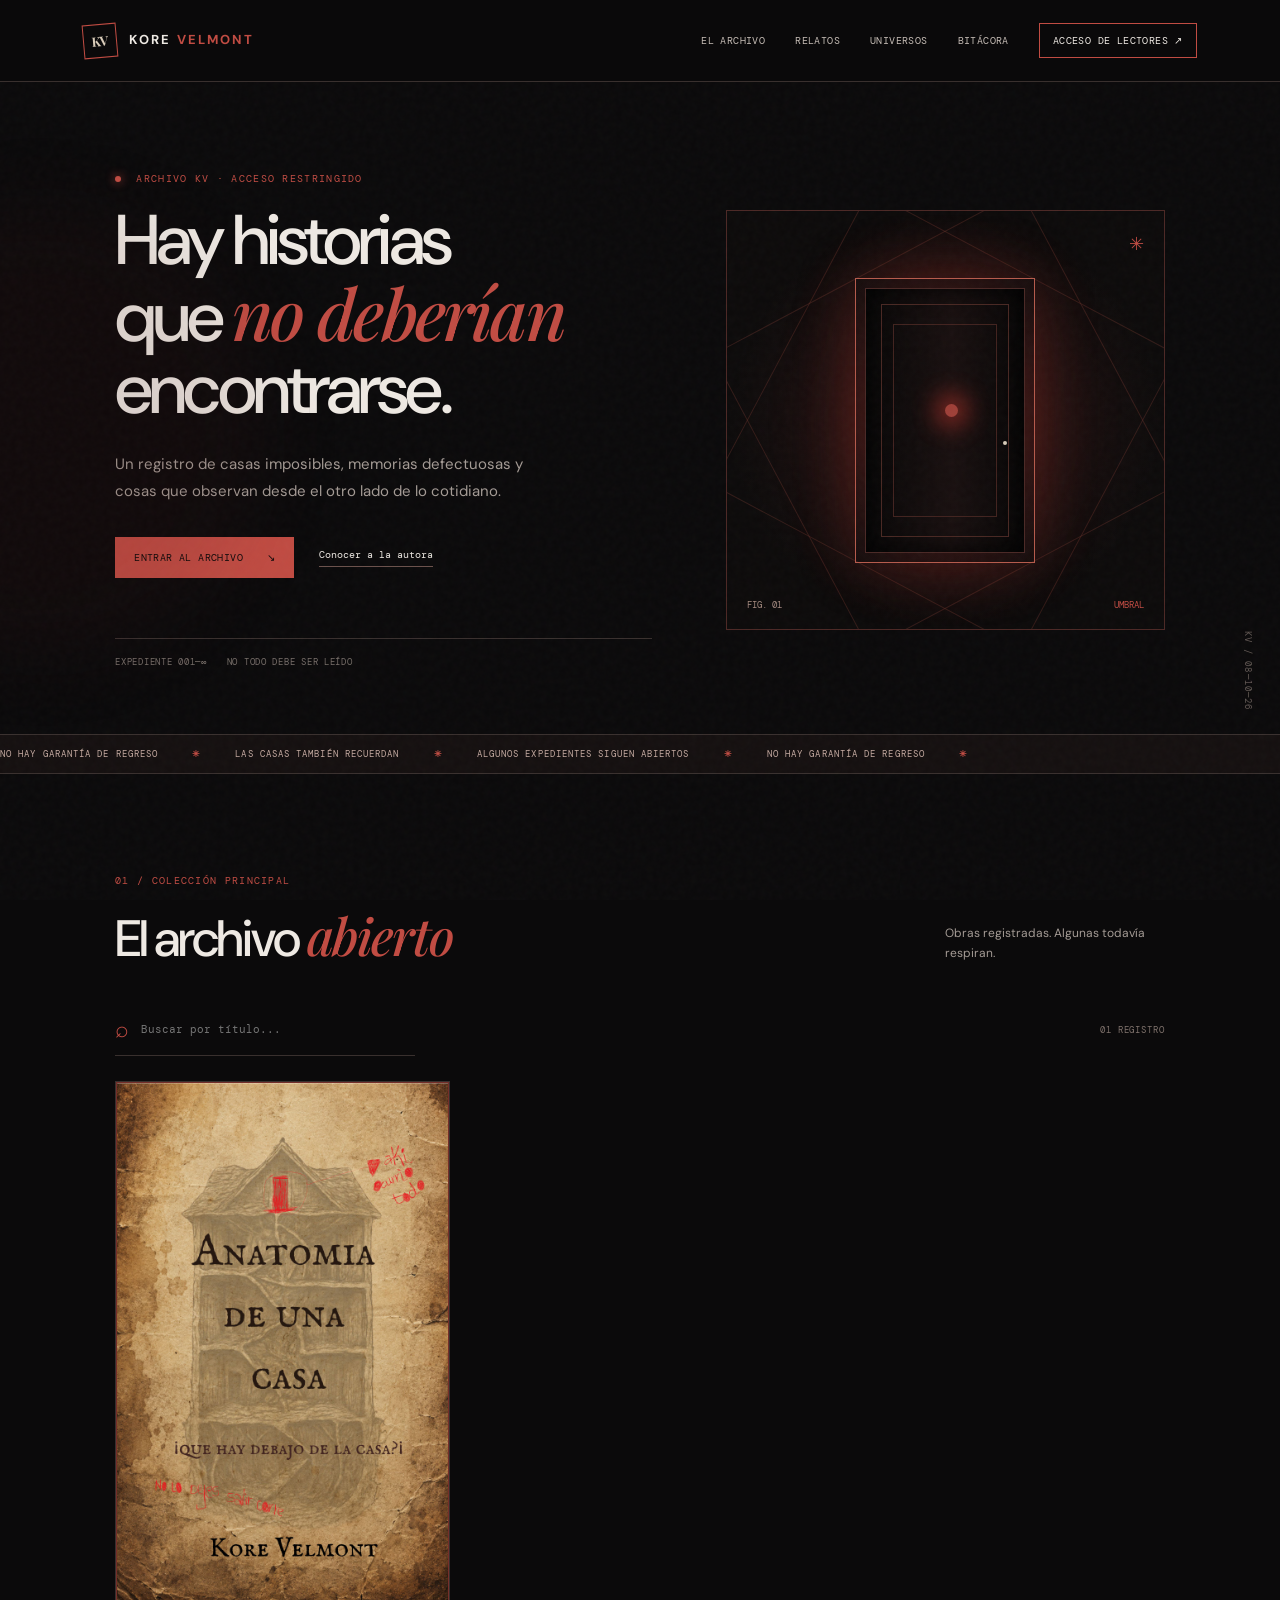
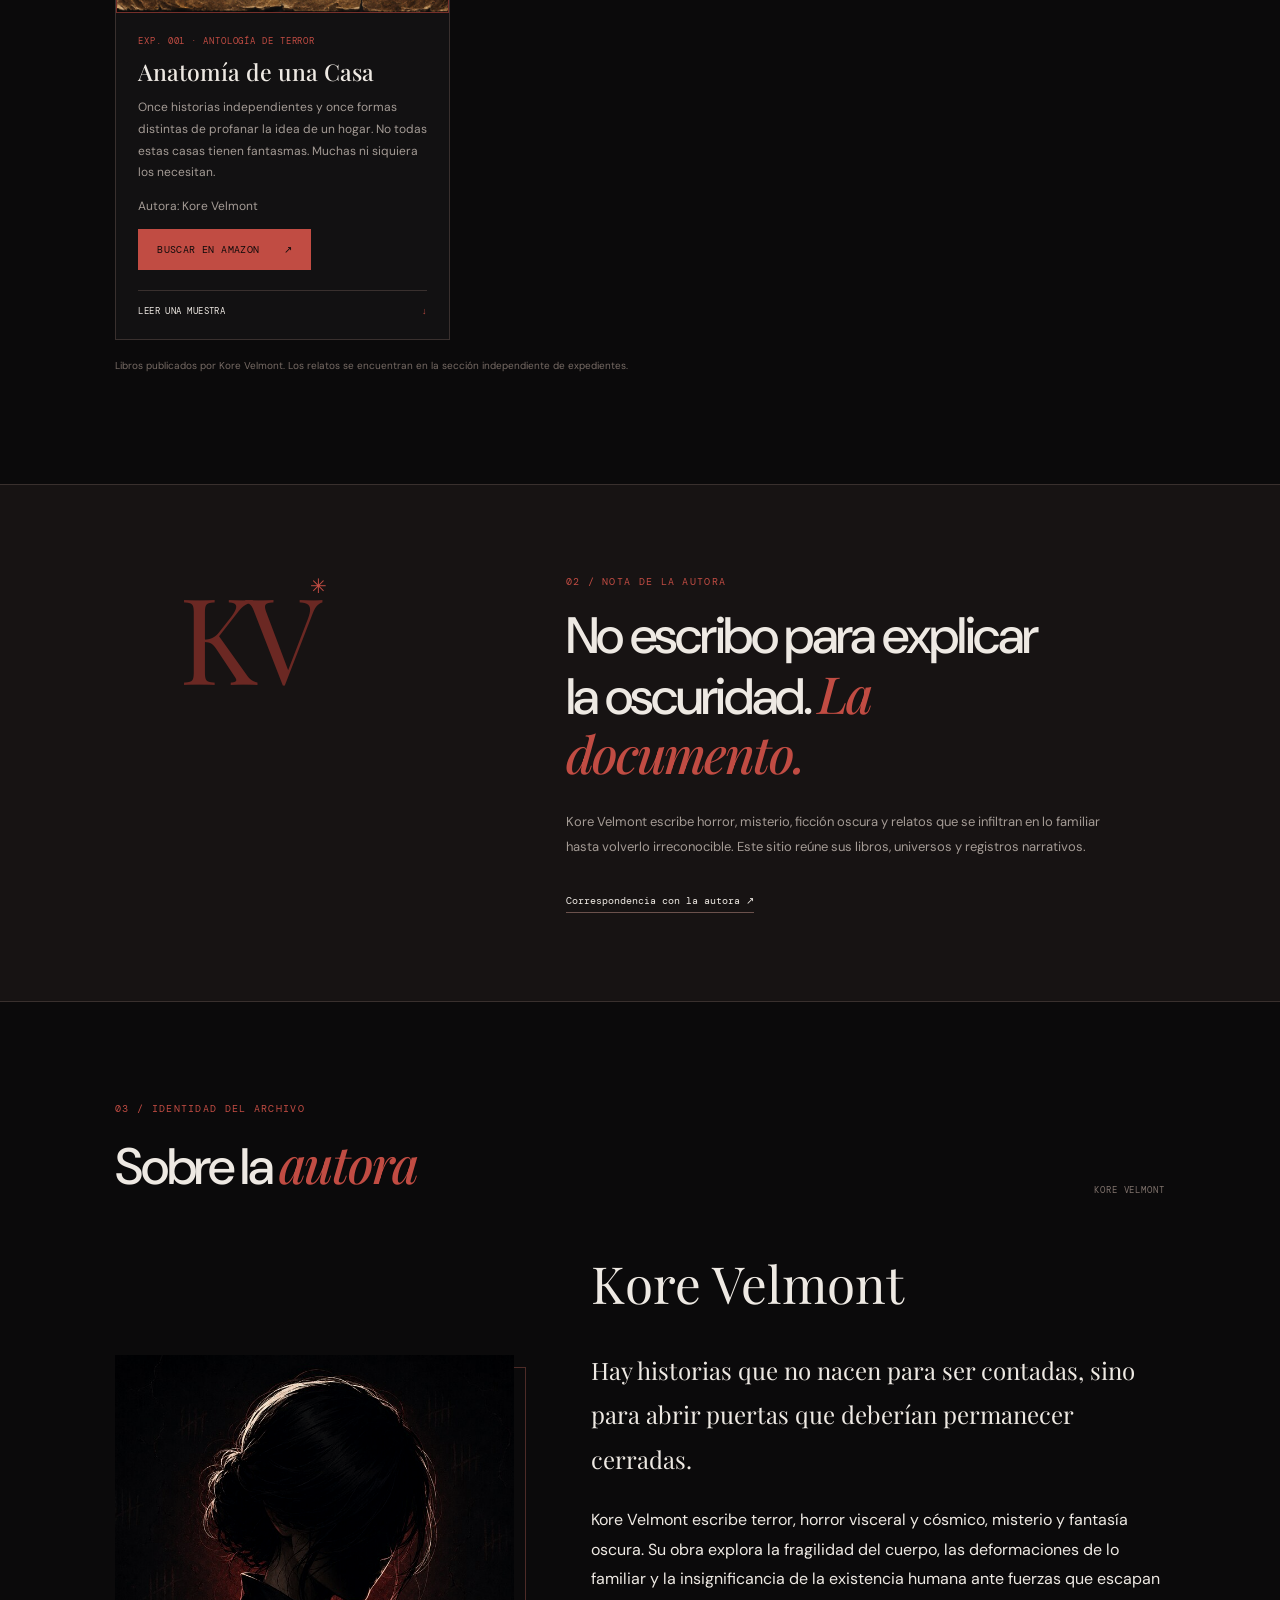
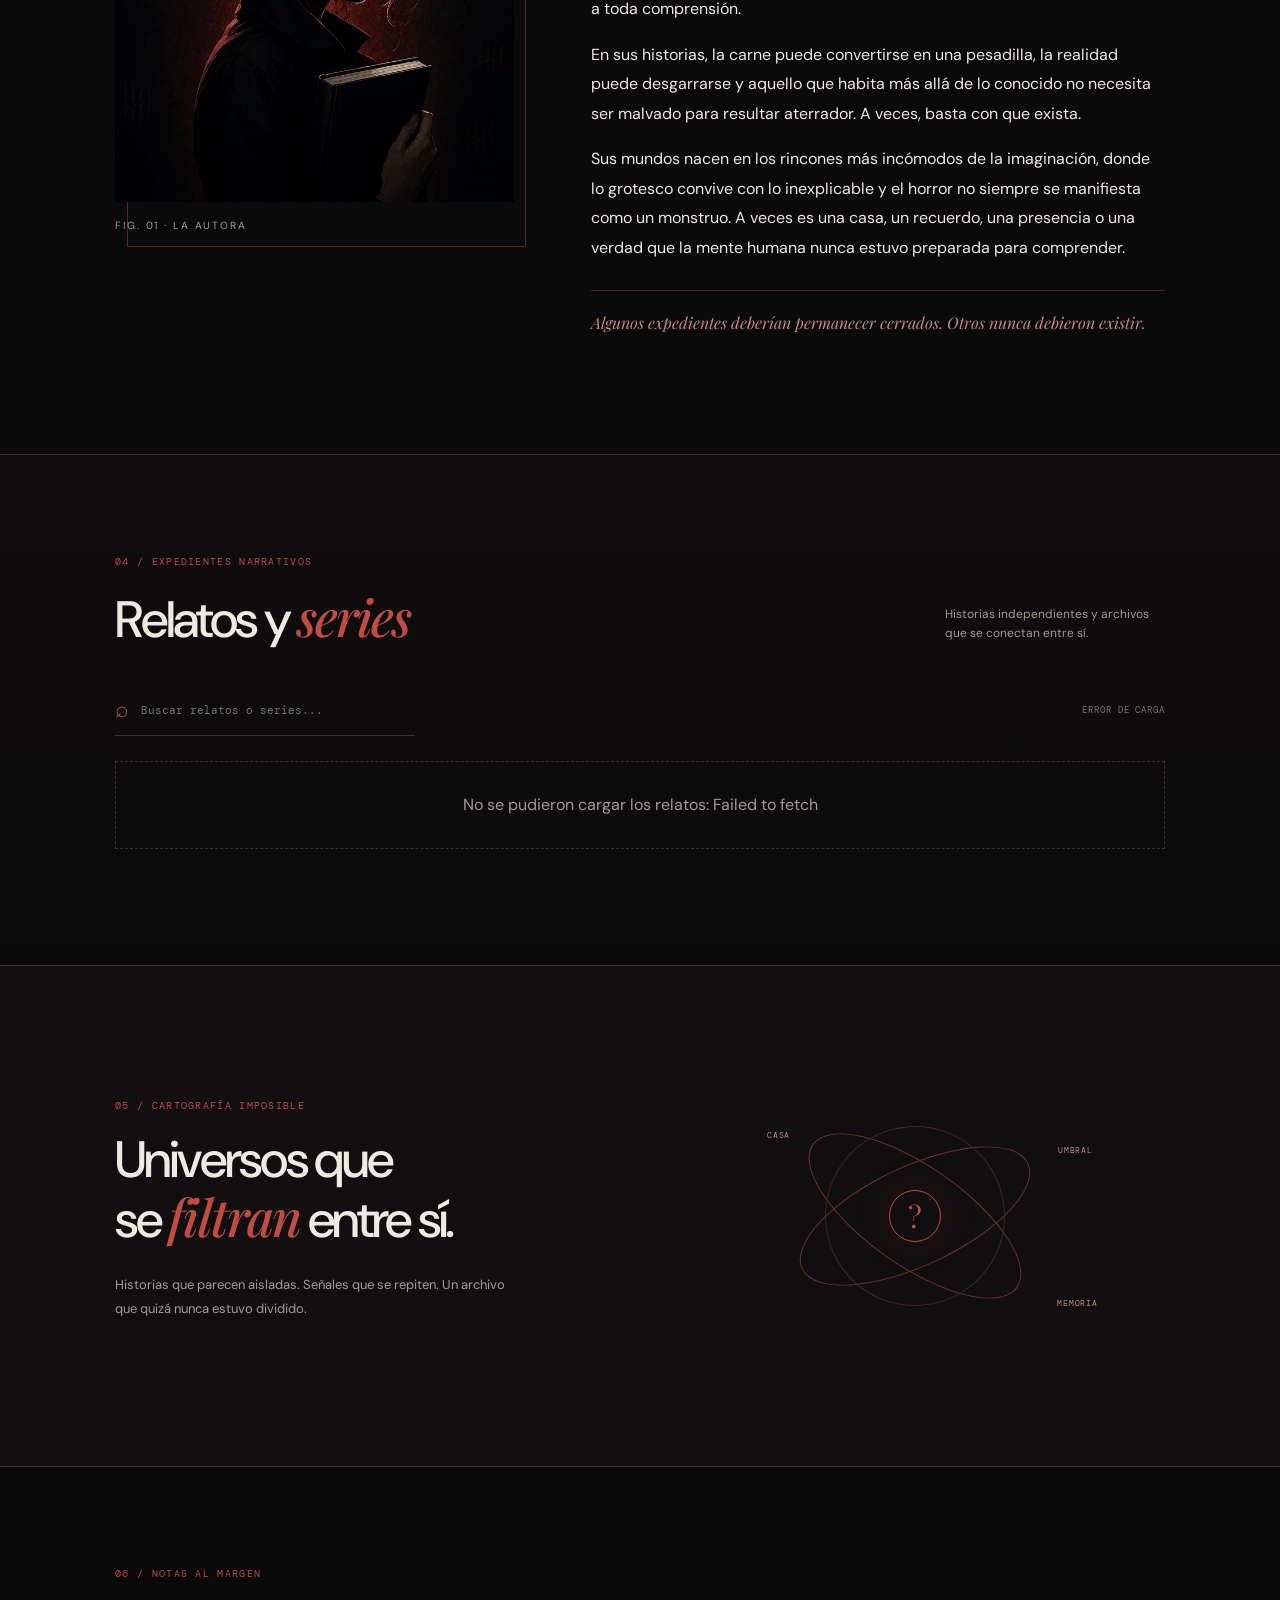
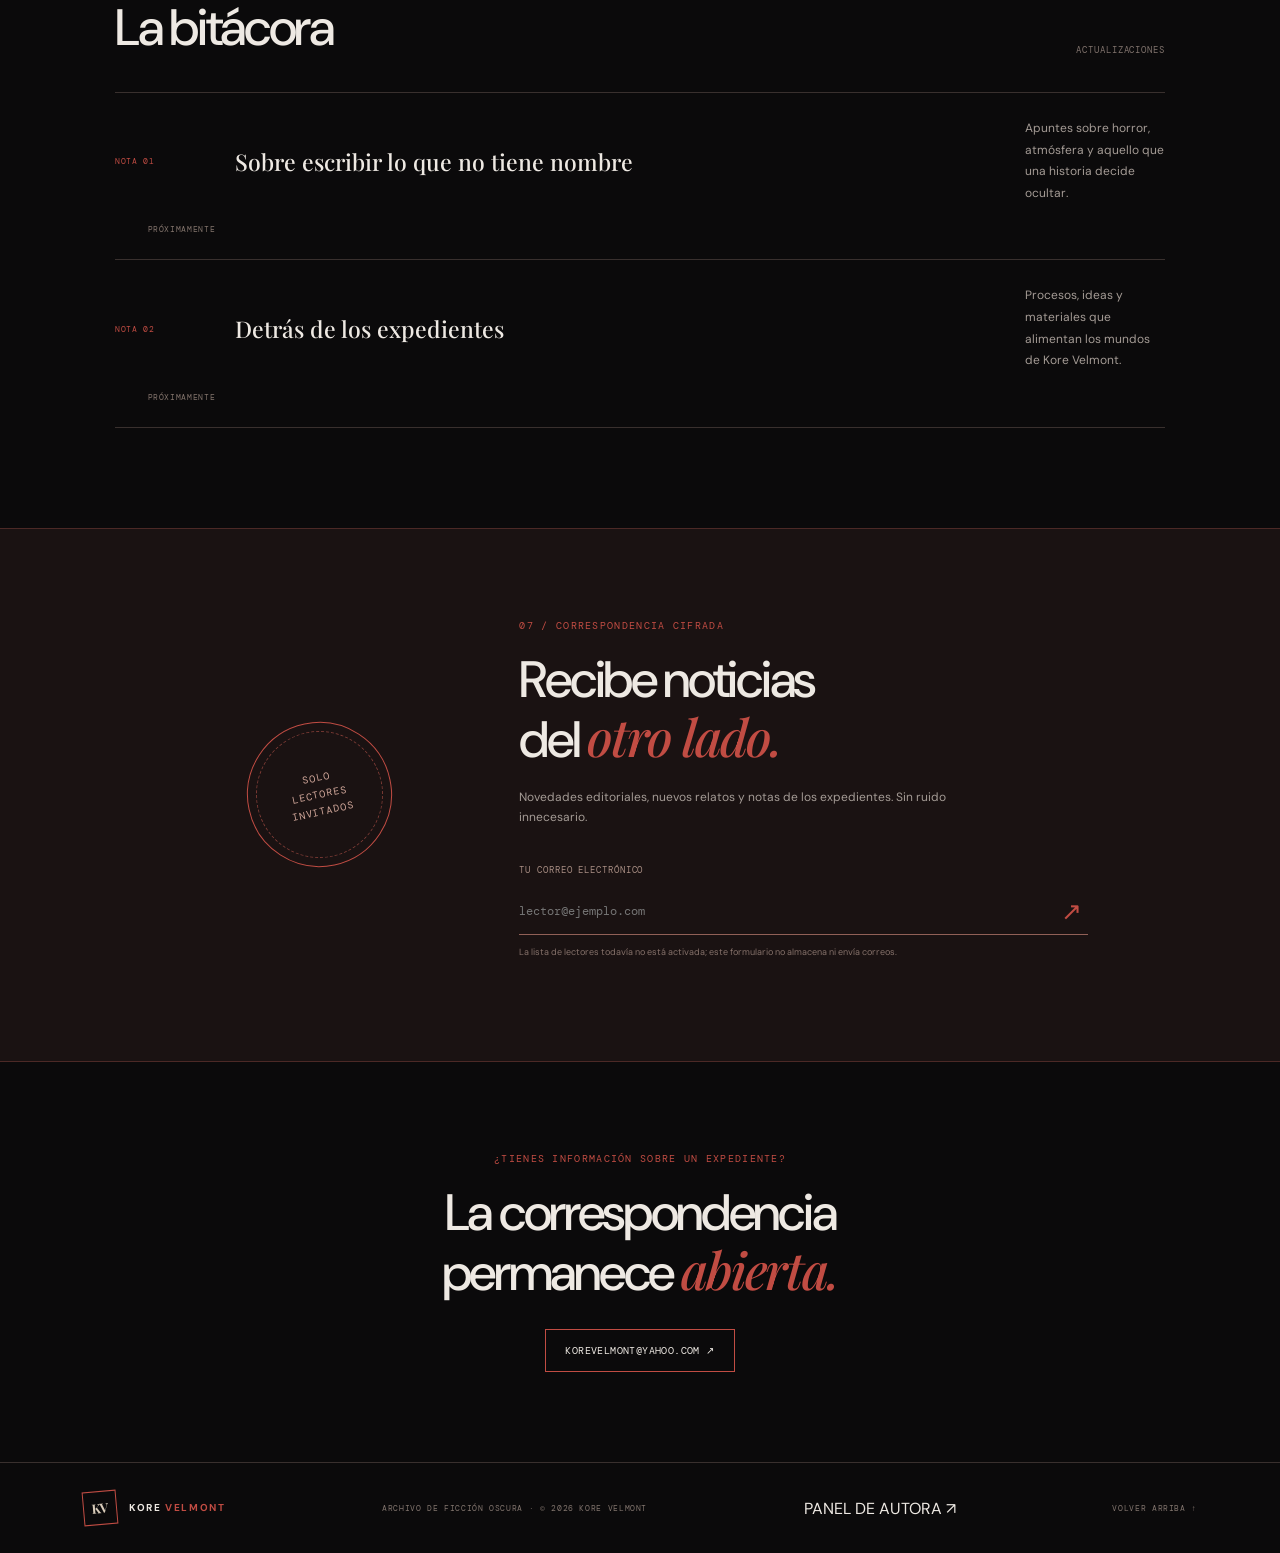
<file: index.html>
<!doctype html>
<html lang="es">
<head>
  <meta charset="utf-8">
  <meta name="viewport" content="width=device-width, initial-scale=1">
  <meta name="theme-color" content="#0b0a0b">
  <meta name="description" content="Kore Velmont: archivo de historias extrañas, horror, misterio y ficción oscura.">
  <title>Kore Velmont | Archivo prohibido</title>
  <link rel="stylesheet" href="styles.css">
</head>
<body>
  <div class="grain" aria-hidden="true"></div>
  <header class="site-header">
    <a class="wordmark" href="#inicio" aria-label="Kore Velmont, inicio">
      <span class="sigil">KV</span><span>KORE <i>VELMONT</i></span>
    </a>
    <button class="menu-toggle" aria-label="Abrir menú" aria-expanded="false">☰</button>
    <nav class="main-nav" aria-label="Navegación principal">
      <a href="#archivo">El archivo</a>
      <a href="#relatos">Relatos</a>
      <a href="#universos">Universos</a>
      <a href="#bitacora">Bitácora</a>
      <a class="nav-contact" href="#suscripcion">Acceso de lectores ↗</a>
    </nav>
  </header>

  <main>
    <section class="hero" id="inicio">
      <div class="hero-copy">
        <p class="eyebrow"><span class="status-dot"></span> ARCHIVO KV · ACCESO RESTRINGIDO</p>
        <h1>Hay historias<br>que <em>no deberían</em><br>encontrarse.</h1>
        <p class="hero-intro">Un registro de casas imposibles, memorias defectuosas y cosas que observan desde el otro lado de lo cotidiano.</p>
        <div class="hero-actions">
          <a class="button button-primary" href="#relatos">Entrar al archivo <span>↘</span></a>
          <a class="text-link" href="#autora">Conocer a la autora</a>
        </div>
        <div class="hero-meta"><span>EXPEDIENTE 001—∞</span><span>NO TODO DEBE SER LEÍDO</span></div>
      </div>
      <div class="hero-art" role="img" aria-label="Silueta oscura frente a una puerta entreabierta">
        <div class="door-halo"></div><div class="door-frame"><div class="door"><span class="door-eye"></span><span class="door-handle"></span></div></div>
        <div class="art-label">FIG. 01 <span>UMBRAL</span></div>
        <div class="art-cross">✳</div>
      </div>
      <div class="hero-index">KV / 08—10—26</div>
    </section>

    <section class="ticker" aria-label="Aviso"><div>NO HAY GARANTÍA DE REGRESO <b>✳</b> LAS CASAS TAMBIÉN RECUERDAN <b>✳</b> ALGUNOS EXPEDIENTES SIGUEN ABIERTOS <b>✳</b> NO HAY GARANTÍA DE REGRESO <b>✳</b></div></section>

    <section class="section archive-section" id="archivo">
      <div class="section-heading">
        <div><p class="eyebrow">01 / COLECCIÓN PRINCIPAL</p><h2>El archivo <em>abierto</em></h2></div>
        <p class="section-note">Obras registradas. Algunas todavía respiran.</p>
      </div>
      <div class="filter-row">
        <label class="search-box"><span>⌕</span><input id="book-search" type="search" placeholder="Buscar por título..." aria-label="Buscar libros"></label>
        <span class="record-count" id="record-count">01 REGISTRO</span>
      </div>
      <div class="book-grid" id="book-grid">
        <article class="book-card" data-search="anatomía de una casa horror casa relatos kore velmont">
          <img src="anatomia-de-una-casa.jpg" alt="Portada de Anatomía de una Casa, de Kore Velmont" style="display:block;width:100%;height:auto;object-fit:cover;border:1px solid rgba(199,72,62,.55);">
          <div class="book-info"><p class="card-kicker">EXP. 001 · ANTOLOGÍA DE TERROR</p><h3>Anatomía de una Casa</h3><p>Once historias independientes y once formas distintas de profanar la idea de un hogar. No todas estas casas tienen fantasmas. Muchas ni siquiera los necesitan.</p><p>Autora: Kore Velmont</p><a class="button button-primary" href="https://www.amazon.com/s?k=Anatom%C3%ADa+de+una+Casa+Kore+Velmont" target="_blank" rel="noopener noreferrer">Buscar en Amazon <span>↗</span></a><a class="card-link" href="#relatos">Leer una muestra <span>↓</span></a></div>
        </article>
      </div>
      <p class="empty-state" id="empty-state" hidden>No se encontró ningún expediente con ese título.</p>
      <p class="small-disclaimer">Libros publicados por Kore Velmont. Los relatos se encuentran en la sección independiente de expedientes.</p>
    </section>

    <section class="manifesto" id="sobre">
      <div class="manifesto-mark">KV<span>✳</span></div>
      <div><p class="eyebrow">02 / NOTA DE LA AUTORA</p><h2>No escribo para explicar<br>la oscuridad. <em>La documento.</em></h2><p>Kore Velmont escribe horror, misterio, ficción oscura y relatos que se infiltran en lo familiar hasta volverlo irreconocible. Este sitio reúne sus libros, universos y registros narrativos.</p><a class="text-link" href="#contacto">Correspondencia con la autora ↗</a></div>
    </section>

    <section class="section author-section" id="autora">
      <div class="section-heading"><div><p class="eyebrow">03 / IDENTIDAD DEL ARCHIVO</p><h2>Sobre la <em>autora</em></h2></div><span class="record-count">KORE VELMONT</span></div>
      <div class="author-profile">
        <div class="author-portrait-wrap"><img class="author-portrait" src="kore-velmont-retrato.jpg" alt="Retrato ilustrado de Kore Velmont sosteniendo un libro, en una atmósfera oscura rojiza"><span class="portrait-caption">FIG. 01 · LA AUTORA</span></div>
        <div class="author-biography"><p class="author-name">Kore Velmont</p><p class="author-lead">Hay historias que no nacen para ser contadas, sino para abrir puertas que deberían permanecer cerradas.</p><p>Kore Velmont escribe terror, horror visceral y cósmico, misterio y fantasía oscura. Su obra explora la fragilidad del cuerpo, las deformaciones de lo familiar y la insignificancia de la existencia humana ante fuerzas que escapan a toda comprensión.</p><p>En sus historias, la carne puede convertirse en una pesadilla, la realidad puede desgarrarse y aquello que habita más allá de lo conocido no necesita ser malvado para resultar aterrador. A veces, basta con que exista.</p><p>Sus mundos nacen en los rincones más incómodos de la imaginación, donde lo grotesco convive con lo inexplicable y el horror no siempre se manifiesta como un monstruo. A veces es una casa, un recuerdo, una presencia o una verdad que la mente humana nunca estuvo preparada para comprender.</p><p class="author-signature">Algunos expedientes deberían permanecer cerrados. Otros nunca debieron existir.</p></div>
      </div>
    </section>

    <section class="section stories-section" id="relatos">
      <div class="section-heading">
        <div><p class="eyebrow">04 / EXPEDIENTES NARRATIVOS</p><h2>Relatos y <em>series</em></h2></div>
        <p class="section-note">Historias independientes y archivos que se conectan entre sí.</p>
      </div>
      <div class="filter-row">
        <label class="search-box"><span>⌕</span><input id="story-search" type="search" placeholder="Buscar relatos o series..." aria-label="Buscar relatos"></label>
        <span class="record-count" id="story-count">CARGANDO</span>
      </div>
      <div id="stories-container"><p id="stories-loading" class="small-disclaimer">Consultando los expedientes publicados…</p></div>
      <p id="stories-error" class="empty-state" hidden></p>
      <p id="stories-empty" class="empty-state" hidden>Aún no hay relatos publicados. Los nuevos expedientes aparecerán aquí cuando los publiques desde el panel de autora.</p>
    </section>

    <div class="reader-overlay" id="reader-overlay" hidden role="dialog" aria-modal="true" aria-labelledby="reader-title">
      <button class="reader-close" id="reader-close" type="button" aria-label="Cerrar lectura">× Cerrar</button>
      <article class="reader-paper">
        <p class="eyebrow" id="reader-series">EXPEDIENTE KV</p>
        <h2 id="reader-title">Título del relato</h2>
        <p class="reader-synopsis" id="reader-synopsis"></p>
        <div class="reader-content" id="reader-content"></div>
        <p class="reader-signature">KORE VELMONT · ARCHIVO KV</p>
      </article>
    </div>

    <section class="universe-section" id="universos">
      <div class="section universe-inner"><div><p class="eyebrow">05 / CARTOGRAFÍA IMPOSIBLE</p><h2>Universos que<br>se <em>filtran</em> entre sí.</h2><p>Historias que parecen aisladas. Señales que se repiten. Un archivo que quizá nunca estuvo dividido.</p></div><div class="orbit-art" aria-hidden="true"><span class="orbit orbit-one"></span><span class="orbit orbit-two"></span><span class="orbit orbit-three"></span><span class="orbit-core">?</span><span class="orbit-label label-a">CASA</span><span class="orbit-label label-b">MEMORIA</span><span class="orbit-label label-c">UMBRAL</span></div></div>
    </section>

    <section class="section journal-section" id="bitacora">
      <div class="section-heading"><div><p class="eyebrow">06 / NOTAS AL MARGEN</p><h2>La bitácora</h2></div><span class="record-count">ACTUALIZACIONES</span></div>
      <div class="journal-list"><article><span class="journal-date">NOTA 01</span><h3>Sobre escribir lo que no tiene nombre</h3><p>Apuntes sobre horror, atmósfera y aquello que una historia decide ocultar.</p><span class="journal-status">PRÓXIMAMENTE</span></article><article><span class="journal-date">NOTA 02</span><h3>Detrás de los expedientes</h3><p>Procesos, ideas y materiales que alimentan los mundos de Kore Velmont.</p><span class="journal-status">PRÓXIMAMENTE</span></article></div>
    </section>

    <section class="subscribe-section" id="suscripcion">
      <div class="subscribe-stamp">SOLO<br>LECTORES<br>INVITADOS</div>
      <div class="subscribe-copy"><p class="eyebrow">07 / CORRESPONDENCIA CIFRADA</p><h2>Recibe noticias<br>del <em>otro lado.</em></h2><p>Novedades editoriales, nuevos relatos y notas de los expedientes. Sin ruido innecesario.</p>
        <form id="subscribe-form"><label for="reader-email">TU CORREO ELECTRÓNICO</label><div class="subscribe-input"><input id="reader-email" type="email" placeholder="lector@ejemplo.com" required><button type="submit" aria-label="Solicitar suscripción">↗</button></div><p class="form-note">La lista de lectores todavía no está activada; este formulario no almacena ni envía correos.</p><p id="form-message" class="form-message" aria-live="polite"></p></form>
      </div>
    </section>

    <section class="contact-strip" id="contacto"><p class="eyebrow">¿TIENES INFORMACIÓN SOBRE UN EXPEDIENTE?</p><h2>La correspondencia<br>permanece <em>abierta.</em></h2><a class="button button-outline" href="mailto:korevelmont@yahoo.com?subject=Correspondencia%20con%20Kore%20Velmont">korevelmont@yahoo.com ↗</a></section>
  </main>

  <footer class="site-footer"><a class="wordmark" href="#inicio"><span class="sigil">KV</span><span>KORE <i>VELMONT</i></span></a><p>ARCHIVO DE FICCIÓN OSCURA · © <span id="year"></span> KORE VELMONT</p><a href="admin.html">PANEL DE AUTORA ↗</a><a href="#inicio">VOLVER ARRIBA ↑</a></footer>
  <script src="script.js"></script>
</body>
</html>
</file>
<file: styles.css>
@import url('https://fonts.googleapis.com/css2?family=DM+Mono:wght@400;500&family=DM+Sans:wght@400;500;600;700&family=Playfair+Display:ital,wght@0,500;0,600;1,500;1,600&display=swap');
:root{--bg:#0b0a0b;--panel:#121112;--panel2:#191617;--text:#eee9e3;--muted:#a49b95;--line:#39302e;--red:#c14c43;--red2:#7d2926;--cream:#d8cbb9;--mono:'DM Mono',monospace;--sans:'DM Sans',sans-serif;--serif:'Playfair Display',serif}
*{box-sizing:border-box}html{scroll-behavior:smooth;scroll-padding-top:85px}body{margin:0;background:var(--bg);color:var(--text);font-family:var(--sans);line-height:1.6}a{color:inherit;text-decoration:none}.grain{position:fixed;inset:0;pointer-events:none;z-index:10;opacity:.055;background-image:url("data:image/svg+xml,%3Csvg viewBox='0 0 180 180' xmlns='http://www.w3.org/2000/svg'%3E%3Cfilter id='n'%3E%3CfeTurbulence type='fractalNoise' baseFrequency='.8' numOctaves='3' stitchTiles='stitch'/%3E%3C/filter%3E%3Crect width='100%25' height='100%25' filter='url(%23n)' opacity='.5'/%3E%3C/svg%3E")}
.site-header{height:82px;padding:0 6.5%;display:flex;align-items:center;justify-content:space-between;border-bottom:1px solid var(--line);position:sticky;top:0;z-index:20;background:rgba(11,10,11,.94);backdrop-filter:blur(12px)}.wordmark{display:flex;align-items:center;gap:12px;font-size:13px;letter-spacing:.16em;font-weight:700}.wordmark i{font-style:normal;color:var(--red)}.sigil{width:34px;height:34px;border:1px solid var(--red);display:grid;place-items:center;color:var(--cream);font-family:var(--serif);font-size:13px;letter-spacing:-.08em;transform:rotate(-5deg)}.main-nav{display:flex;align-items:center;gap:30px;font:10px var(--mono);text-transform:uppercase;letter-spacing:.04em;color:#c5bcb5}.main-nav a:hover,.text-link:hover,.card-link:hover{color:#f08072}.nav-contact{border:1px solid var(--red);padding:10px 13px;color:var(--text)!important}.menu-toggle{display:none;background:none;border:1px solid var(--line);color:var(--text);padding:8px 12px;font-size:18px}
.hero{min-height:630px;padding:90px 9% 66px;display:grid;grid-template-columns:1.1fr .9fr;align-items:center;gap:7%;position:relative;overflow:hidden}.hero:before{content:"";position:absolute;width:440px;height:440px;border-radius:50%;background:#4d17141c;filter:blur(40px);left:-180px;top:20%}.eyebrow{font:10px var(--mono);letter-spacing:.13em;color:var(--red);margin:0 0 20px}.status-dot{display:inline-block;width:6px;height:6px;background:var(--red);border-radius:50%;margin-right:8px;box-shadow:0 0 10px var(--red)}h1,h2,h3,p{margin-top:0}.hero h1{font-size:clamp(42px,5.5vw,76px);line-height:1.02;letter-spacing:-.055em;font-weight:500;margin:0 0 26px}.hero h1 em,h2 em{font-family:var(--serif);font-weight:500;color:var(--red);letter-spacing:-.04em}.hero-intro{max-width:440px;color:var(--muted);font-size:15px;line-height:1.8}.hero-actions{display:flex;align-items:center;gap:25px;margin-top:32px}.button{display:inline-flex;align-items:center;gap:24px;padding:14px 19px;font:10px var(--mono);letter-spacing:.04em;text-transform:uppercase;transition:.2s}.button-primary{background:var(--red);color:#100b0b}.button-primary:hover{background:#e16c60;transform:translateY(-2px)}.text-link{font:10px var(--mono);border-bottom:1px solid #6b514c;padding-bottom:5px}.hero-meta{display:flex;gap:20px;flex-wrap:wrap;border-top:1px solid var(--line);margin-top:60px;padding-top:17px;font:9px var(--mono);letter-spacing:.08em;color:#766d68}.hero-art{height:420px;position:relative;display:grid;place-items:center;background:radial-gradient(ellipse at center,#411714 0,#1b1010 36%,#0d0b0b 70%);border:1px solid #4c2825;overflow:hidden}.hero-art:before,.hero-art:after{content:"";position:absolute;inset:10%;border:1px solid #773a32;transform:rotate(28deg);opacity:.35}.hero-art:after{transform:rotate(-28deg)}.door-halo{position:absolute;width:210px;height:310px;border-radius:50%;background:#a52e2630;filter:blur(35px)}.door-frame{width:180px;height:285px;border:1px solid #b65b4c;padding:9px;position:relative;z-index:1;box-shadow:0 0 60px #a32e2440}.door{width:100%;height:100%;background:linear-gradient(90deg,#090808,#191010 55%,#080707);border:1px solid #4b2926;position:relative;box-shadow:inset 0 0 25px #000}.door:before{content:"";position:absolute;inset:15px;border:1px solid #492823}.door:after{content:"";position:absolute;inset:35px 27px;border:1px solid #42231f}.door-eye{position:absolute;z-index:2;top:44%;left:50%;width:13px;height:13px;border-radius:50%;background:var(--red);box-shadow:0 0 24px 9px #a83028;opacity:.8}.door-handle{position:absolute;right:17px;top:58%;width:4px;height:4px;border-radius:50%;background:var(--cream)}.art-label{position:absolute;bottom:18px;left:20px;right:20px;display:flex;justify-content:space-between;font:9px var(--mono);color:#a58b80}.art-label span{color:var(--red)}.art-cross{position:absolute;top:19px;right:20px;color:var(--red);font-size:18px}.hero-index{position:absolute;right:2%;bottom:24px;writing-mode:vertical-rl;font:9px var(--mono);letter-spacing:.12em;color:#625854}
.ticker{overflow:hidden;border-top:1px solid var(--line);border-bottom:1px solid var(--line);background:#151010;white-space:nowrap;padding:13px 0;color:#c5aaa1;font:9px var(--mono);letter-spacing:.12em}.ticker div{min-width:max-content;animation:marquee 32s linear infinite}.ticker b{color:var(--red);padding:0 28px}@keyframes marquee{to{transform:translateX(-40%)}}
.section{padding:100px 9%}.section-heading{display:flex;align-items:end;justify-content:space-between;gap:30px;margin-bottom:36px}.section-heading h2,.manifesto h2,.universe-inner h2,.subscribe-copy h2,.contact-strip h2{font-size:clamp(34px,4vw,52px);line-height:1.1;letter-spacing:-.045em;font-weight:500;margin:0}.section-note{color:var(--muted);font-size:12px;max-width:220px;margin-bottom:5px}.filter-row{display:flex;align-items:center;justify-content:space-between;margin-bottom:25px}.search-box{display:flex;align-items:center;gap:10px;border-bottom:1px solid var(--line);width:min(300px,70%);color:var(--red);padding:7px 0}.search-box span{font-size:23px}.search-box input{width:100%;background:none;border:0;outline:0;color:var(--text);font:11px var(--mono)}.record-count{font:9px var(--mono);letter-spacing:.1em;color:#80736d}.book-grid{display:grid;grid-template-columns:repeat(3,1fr);gap:22px}.book-card{border:1px solid var(--line);background:var(--panel);transition:transform .25s,border-color .25s}.book-card:hover{transform:translateY(-5px);border-color:#754039}.book-cover{aspect-ratio:3/4;position:relative;overflow:hidden;display:flex;flex-direction:column;align-items:center;justify-content:center;padding:22px;text-align:center;background:#090909;border-bottom:1px solid var(--line)}.cover-top,.cover-bottom{font:8px var(--mono);letter-spacing:.13em;position:absolute;left:18px;right:18px;color:#b9a89b}.cover-top{top:18px}.cover-top small{display:block;font-size:6px;margin-top:5px;color:#7d6c62}.cover-bottom{bottom:17px;color:#a34b40}.cover-title{position:relative;z-index:2;font:clamp(20px,2.4vw,32px)/1.05 var(--serif);letter-spacing:.03em;color:#e6d8c9}.cover-house{background:radial-gradient(ellipse at 50% 52%,#62231d 0,#1a0d0d 34%,#070707 75%)}.house-shape{position:absolute;top:26%;width:46%;height:36%;background:#080707;clip-path:polygon(50% 0,100% 35%,88% 35%,88% 100%,12% 100%,12% 35%,0 35%);filter:drop-shadow(0 0 15px #b33d30)}.house-shape span{position:absolute;left:43%;top:48%;width:14%;height:35%;background:#7b2822}.cover-house .cover-title{margin-top:130px}.cover-count{background:radial-gradient(circle at 50% 45%,#39201c,#0a0909 65%)}.count-number{font:clamp(110px,15vw,190px)/1 var(--serif);color:#9e3b33;opacity:.75;letter-spacing:-.1em}.cover-count .cover-title{position:absolute;bottom:26%;text-shadow:0 2px #000}.cover-hell{background:linear-gradient(150deg,#060606 15%,#30100f 50%,#080707 80%)}.red-orbit{width:160px;height:160px;border:1px solid #b44538;border-radius:50%;position:absolute;top:28%;box-shadow:0 0 0 18px #5c1a1820,0 0 0 38px #5c1a1815}.red-orbit:after{content:"";position:absolute;inset:25%;border:1px solid #9b3b32;border-radius:50%}.cover-hell .cover-title{margin-top:140px}.book-info{padding:22px}.card-kicker{font:9px var(--mono);letter-spacing:.1em;color:var(--red);margin-bottom:9px}.book-info h3,.feature-record h3,.journal-list h3{font:23px var(--serif);font-weight:500;margin-bottom:10px}.book-info>p:not(.card-kicker),.feature-record p:not(.card-kicker),.journal-list p{font-size:12px;color:var(--muted);line-height:1.8}.card-link{display:flex;justify-content:space-between;border-top:1px solid var(--line);padding-top:14px;margin-top:20px;font:9px var(--mono);text-transform:uppercase;letter-spacing:.05em}.card-link span{color:var(--red)}.small-disclaimer{font-size:10px;color:#776b65;margin-top:18px}.empty-state{padding:30px;text-align:center;color:var(--muted);border:1px dashed var(--line)}
.manifesto{display:grid;grid-template-columns:.55fr 1fr;gap:10%;padding:90px 14%;background:#171313;border-top:1px solid var(--line);border-bottom:1px solid var(--line)}.manifesto-mark{font:clamp(60px,10vw,120px)/1 var(--serif);color:#6b2823;letter-spacing:-.1em;position:relative}.manifesto-mark span{font-size:20px;vertical-align:top;color:var(--red)}.manifesto h2{margin-bottom:25px}.manifesto>div>p:not(.eyebrow){font-size:13px;color:var(--muted);max-width:590px;line-height:1.9;margin-bottom:26px}
.split-section{padding-top:90px;padding-bottom:90px}.feature-record{display:grid;grid-template-columns:70px 1fr auto;gap:25px;align-items:start;padding:30px 0;border-top:1px solid var(--line);border-bottom:1px solid var(--line)}.record-symbol{font-size:34px;color:var(--red)}.feature-record h3{font-size:30px}.coming-soon{font:8px var(--mono);color:#8e6a62;letter-spacing:.07em}.record-number{font:10px var(--mono);color:#766963}.universe-section{background:#120f10;border-top:1px solid var(--line);border-bottom:1px solid var(--line)}.universe-inner{display:grid;grid-template-columns:1fr 1fr;align-items:center;gap:50px}.universe-inner p:not(.eyebrow){max-width:390px;color:var(--muted);font-size:13px;line-height:1.8;margin-top:25px}.orbit-art{height:300px;position:relative;display:grid;place-items:center}.orbit{position:absolute;border:1px solid #6c302b;border-radius:50%;transform:rotate(-25deg)}.orbit-one{width:250px;height:100px}.orbit-two{width:250px;height:100px;transform:rotate(35deg)}.orbit-three{width:180px;height:180px;border-color:#3c2825}.orbit-core{width:52px;height:52px;border:1px solid var(--red);border-radius:50%;display:grid;place-items:center;color:var(--red);font:30px var(--serif);box-shadow:0 0 40px #8d2b242c}.orbit-label{position:absolute;font:8px var(--mono);letter-spacing:.1em;color:#b78a7f;background:#120f10;padding:4px 7px}.label-a{top:20%;left:19%}.label-b{bottom:18%;right:12%}.label-c{top:25%;right:13%}
.journal-list{border-top:1px solid var(--line)}.journal-list article{display:grid;grid-template-columns:100px 1fr 140px;gap:20px;align-items:center;padding:25px 0;border-bottom:1px solid var(--line)}.journal-date,.journal-status{font:8px var(--mono);letter-spacing:.08em;color:var(--red)}.journal-list h3{margin:0}.journal-list p{margin:0}.journal-status{text-align:right;color:#84756d}
.subscribe-section{display:grid;grid-template-columns:.45fr 1fr;gap:8%;padding:90px 15%;background:#1a1212;border-top:1px solid #4c2926;border-bottom:1px solid #4c2926}.subscribe-stamp{align-self:center;justify-self:center;width:145px;height:145px;border:1px solid var(--red);border-radius:50%;display:grid;place-content:center;text-align:center;font:10px/1.7 var(--mono);letter-spacing:.1em;color:#d1a79a;transform:rotate(-12deg);position:relative}.subscribe-stamp:before{content:"";position:absolute;inset:8px;border:1px dashed #7b3a34;border-radius:50%}.subscribe-copy h2{margin-bottom:20px}.subscribe-copy>p:not(.eyebrow){color:var(--muted);font-size:12px;max-width:450px}.subscribe-copy form{margin-top:28px}.subscribe-copy label{font:9px var(--mono);letter-spacing:.1em;color:#a98e84}.subscribe-input{display:flex;border-bottom:1px solid #916057;margin-top:8px}.subscribe-input input{flex:1;min-width:0;background:none;border:0;outline:0;padding:15px 0;color:var(--text);font:12px var(--mono)}.subscribe-input button{background:none;border:0;color:var(--red);font-size:25px;cursor:pointer}.form-note{font-size:9px;color:#85716a;margin:10px 0}.form-message{font-size:11px;color:#e6a096}
.contact-strip{text-align:center;padding:90px 20px}.contact-strip .eyebrow{margin-bottom:20px}.contact-strip h2{margin-bottom:28px}.button-outline{border:1px solid var(--red);color:var(--text)}.button-outline:hover{background:var(--red);color:#100b0b}.contact-strip .small-disclaimer{margin-top:15px}.site-footer{border-top:1px solid var(--line);padding:28px 6.5%;display:flex;align-items:center;justify-content:space-between;gap:20px}.site-footer p,.site-footer>a:last-child{font:8px var(--mono);letter-spacing:.08em;color:#82756e;margin:0}.site-footer .wordmark{font-size:10px}
@media(min-width:1400px){.hero,.section{padding-left:12%;padding-right:12%}.hero{padding-top:110px;padding-bottom:85px}}
@media(max-width:900px){.site-header{padding:0 5%;height:72px}.menu-toggle{display:block}.main-nav{display:none;position:absolute;top:71px;left:0;right:0;padding:22px 5%;background:#100e0f;border-bottom:1px solid var(--line);flex-direction:column;align-items:flex-start;gap:20px}.main-nav.open{display:flex}.hero{padding:70px 7% 55px;grid-template-columns:1fr;gap:40px}.hero-art{height:350px;max-width:560px;width:100%;justify-self:center}.hero-index{display:none}.hero-meta{margin-top:40px}.section{padding:75px 7%}.book-grid{gap:13px}.book-info{padding:15px}.book-info h3{font-size:20px}.manifesto{padding:70px 8%;gap:5%}.subscribe-section{padding:70px 8%}.journal-list article{grid-template-columns:75px 1fr}.journal-list p{grid-column:2}.journal-status{grid-column:2;text-align:left}.record-number{display:none}}
@media(max-width:600px){.wordmark{font-size:11px}.hero{padding-top:58px}.hero h1{font-size:48px}.hero-actions{align-items:flex-start;flex-direction:column;gap:18px}.hero-art{height:300px}.section{padding:60px 6%}.section-heading{align-items:flex-start;flex-direction:column;gap:12px}.section-heading h2,.manifesto h2,.universe-inner h2,.subscribe-copy h2,.contact-strip h2{font-size:36px}.book-grid{grid-template-columns:1fr;gap:20px}.book-cover{aspect-ratio:4/3}.cover-title{font-size:30px}.cover-house .cover-title,.cover-hell .cover-title{margin-top:100px}.count-number{font-size:150px}.manifesto{grid-template-columns:1fr;gap:25px;padding:60px 7%}.manifesto-mark{font-size:70px}.feature-record{grid-template-columns:40px 1fr;gap:15px}.feature-record h3{font-size:25px}.universe-inner{grid-template-columns:1fr;gap:20px}.orbit-art{height:240px}.subscribe-section{grid-template-columns:1fr;gap:35px;padding:60px 7%}.subscribe-stamp{width:115px;height:115px;font-size:8px}.journal-list article{grid-template-columns:1fr;gap:8px}.journal-list p,.journal-status{grid-column:1}.site-footer{flex-wrap:wrap;padding:25px 6%}.site-footer p{order:3;width:100%}.record-count{font-size:8px}}


/* Perfil de autora Kore Velmont */
.author-section { position: relative; }
.author-profile { display: grid; grid-template-columns: minmax(240px, .82fr) minmax(0, 1.18fr); gap: clamp(2rem, 6vw, 5.5rem); align-items: center; margin-top: 2.5rem; }
.author-portrait-wrap { position: relative; max-width: 470px; margin: 0 auto; width: 100%; }
.author-portrait-wrap::after { content: ""; position: absolute; inset: 12px -12px -12px 12px; border: 1px solid rgba(170, 89, 79, .42); pointer-events: none; }
.author-portrait { display: block; position: relative; z-index: 1; width: 100%; aspect-ratio: 1 / 1.12; object-fit: cover; filter: saturate(.78) contrast(1.04); }
.portrait-caption { display: block; position: relative; z-index: 2; margin-top: 1rem; font-size: .65rem; letter-spacing: .18em; color: var(--muted, #9b9290); }
.author-biography { max-width: 680px; }
.author-name { font-family: var(--serif, Georgia, serif); font-size: clamp(2rem, 4vw, 3.6rem); margin: 0 0 1.1rem; }
.author-lead { font-family: var(--serif, Georgia, serif); font-size: clamp(1.15rem, 2vw, 1.5rem); line-height: 1.5; color: var(--text, #e8e0da); }
.author-biography p { line-height: 1.85; }
.author-signature { margin-top: 1.7rem; padding-top: 1.1rem; border-top: 1px solid rgba(170, 89, 79, .35); color: #c28b83; font-family: var(--serif, Georgia, serif); font-style: italic; }
@media (max-width: 760px) { .author-profile { grid-template-columns: 1fr; gap: 2.5rem; } .author-portrait-wrap { max-width: 360px; } .author-biography { max-width: none; } }

/* Relatos independientes de la sección de libros */
.stories-section{border-top:1px solid var(--line);background:linear-gradient(180deg,#100d0e 0%,#0b0a0b 100%)}
.story-series{margin-top:42px}.story-series-heading{display:grid;grid-template-columns:1fr auto;align-items:end;gap:6px 20px;border-bottom:1px solid var(--line);padding-bottom:16px;margin-bottom:20px}.story-series-heading .eyebrow{grid-column:1/-1;margin-bottom:0}.story-series-heading h3{font:clamp(26px,3vw,36px) var(--serif);font-weight:500;margin:0}.story-grid{display:grid;grid-template-columns:repeat(2,minmax(0,1fr));gap:18px}.story-card{display:grid;grid-template-columns:145px minmax(0,1fr);min-height:210px;border:1px solid var(--line);background:#121011;transition:border-color .2s,transform .2s}.story-card:hover{border-color:#754039;transform:translateY(-2px)}.story-card-cover{width:100%;height:100%;min-height:210px;max-height:260px;object-fit:cover;border-right:1px solid var(--line)}.story-card-body{padding:20px;display:flex;flex-direction:column;align-items:flex-start}.story-card-body h4{font:23px/1.2 var(--serif);font-weight:500;margin:0 0 10px}.story-card-synopsis{font-size:12px;color:var(--muted);line-height:1.75;flex:1;margin-bottom:16px}.story-read-button{font-family:var(--mono);border:0;cursor:pointer}.reader-overlay{position:fixed;inset:0;z-index:100;background:rgba(5,4,5,.96);overflow-y:auto;padding:76px 22px 60px}.reader-overlay[hidden]{display:none}.reader-close{position:fixed;right:28px;top:20px;background:#171213;border:1px solid #65403b;color:var(--text);padding:11px 16px;font:10px var(--mono);text-transform:uppercase;cursor:pointer}.reader-paper{max-width:820px;margin:0 auto;background:#f0e8dd;color:#25201e;padding:clamp(28px,7vw,78px);box-shadow:0 20px 90px #0008}.reader-paper .eyebrow{color:#9e3c33;margin-bottom:18px}.reader-paper h2{font:clamp(34px,5vw,56px)/1.12 var(--serif);font-weight:500;margin:0 0 20px;color:#1b1716}.reader-synopsis{font:italic 17px/1.7 var(--serif);color:#655753;border-bottom:1px solid #cbbeb1;padding-bottom:24px;margin-bottom:30px}.reader-content{font:18px/1.95 var(--serif);white-space:normal;overflow-wrap:anywhere}.reader-content p{margin:0 0 1.35em}.reader-signature{border-top:1px solid #cbbeb1;padding-top:18px;margin-top:45px;font:10px var(--mono);letter-spacing:.12em;color:#82655d}.reader-open{overflow:hidden}
@media(max-width:900px){.story-grid{grid-template-columns:1fr}.story-card{grid-template-columns:125px minmax(0,1fr)}}
@media(max-width:560px){.story-card{grid-template-columns:1fr}.story-card-cover{height:230px;min-height:0;border-right:0;border-bottom:1px solid var(--line)}.reader-overlay{padding:70px 10px 25px}.reader-paper{padding:28px 22px}.reader-content{font-size:17px}.reader-close{right:12px;top:12px}}

/* Corrección de las tarjetas de relatos */
.story-grid {
  grid-template-columns: minmax(0, 1fr) !important;
}

.story-card:not(:has(.story-card-cover)) {
  grid-template-columns: minmax(0, 1fr) !important;
}

.story-card:not(:has(.story-card-cover)) .story-card-body {
  grid-column: 1 / -1;
  width: 100%;
  min-width: 0;
  box-sizing: border-box;
}

.story-card-body h4 {
  max-width: 100%;
  overflow-wrap: break-word;
}
</file>
